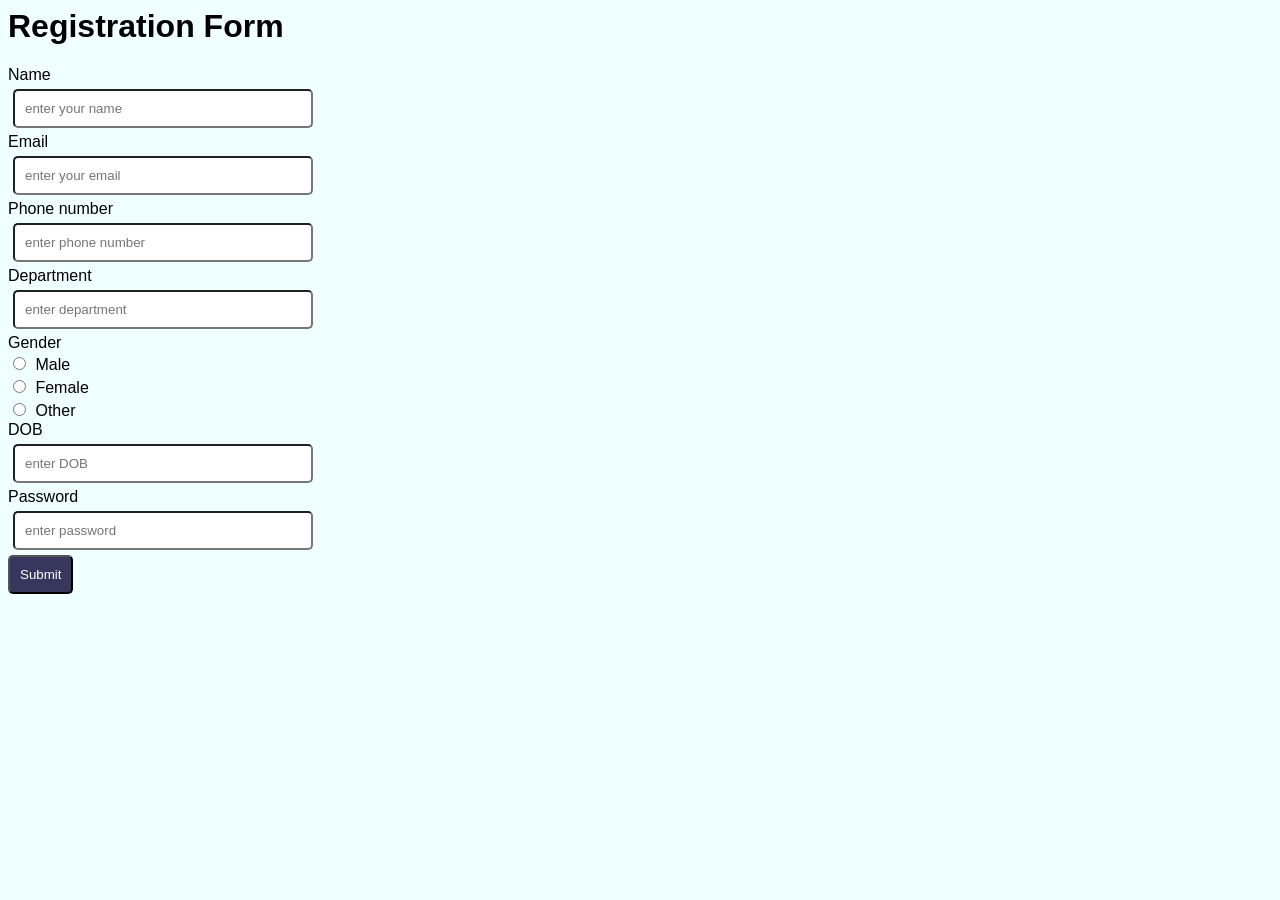
<file: 25ESKCS153/DAY2/index.html>
<!DOCTYPE <html>
<html lang="en">

<head>
    <title>registration form </title>
    <style>
        body {
            background-color: azure;
            font-family: Arial, Helvetica, sans-serif;
        }

        input {
            width: 300px;
            margin: 5px;
            padding: 10px;
            border-radius: 5px;
        }

        input[type="radio"] {
            width: auto;
            margin right: 5px;
        }

        button {
            background-color: #37375e;
            color: white;
            padding: 10px;
            border-radius: 5px;
        }

        button:hover {
            background-color: darkblue;
        }
    </style>

<body>
    <h1>Registration Form</h1>
    <form>

        <label>Name</label><br>
        <input type="text" placeholder="enter your name" required><br>

        <label>Email</label><br>
        <input type="email" placeholder="enter your email" required><br>

        <label>Phone number</label><br>
        <input type="tel" placeholder="enter phone number" required><br>

        <label>Department</label><br>
        <input type="text" placeholder="enter department" required><br>

        <label>Gender</label><br>
        <input type="radio" name="gender" value="Male"> Male<br>

        <input type="radio" name="gender" value="Female"> Female<br>

        <input type="radio" name="gender" value="Other"> Other<br>

        <label>DOB</label><br>
        <input type="DOB" placeholder="enter DOB"><br>

        <label>Password</label><br>
        <input type="password" placeholder="enter password" required><br>

        <button type="submit">Submit</button><br><br>
    </form>
    <script>
    const counterValue = document.getElementById('counter-value');
        const incrementBtn = document.getElementById('increment-btn');
        const resetBtn = document.getElementById('reset-btn');

        let count = 0;

        // Counter Logic
        incrementBtn.addEventListener('click', () => {
            count++;
            counterValue.textContent = count;
        });

        resetBtn.addEventListener('click', () => {
            count = 0;
            counterValue.textContent = count;
        });
    </script>
</body>
</head>

</html>
</file>
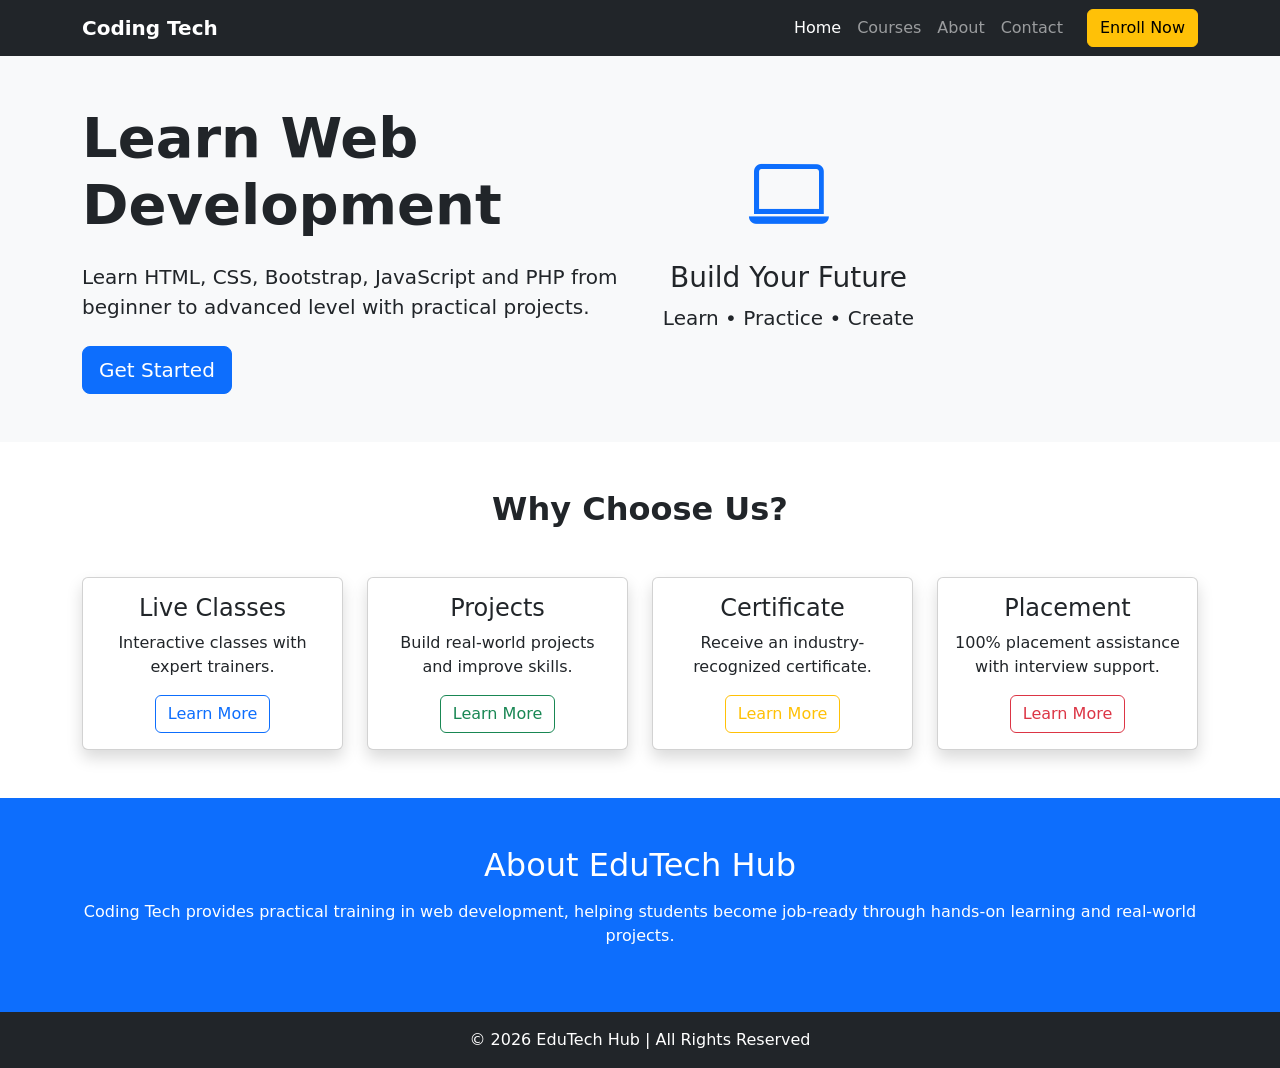
<file: 25ESKCS153/DAY4/bootstrap1.html>
<!DOCTYPE html>
<html lang="en">

<head>
  <meta charset="UTF-8">
  <meta name="viewport" content="width=device-width, initial-scale=1.0">
  <title>Edu Tech Hub</title>

  <!-- Bootstrap CSS -->
  <link href="https://cdn.jsdelivr.net/npm/bootstrap@5.3.7/dist/css/bootstrap.min.css" rel="stylesheet">
  <link rel="stylesheet" href="https://cdn.jsdelivr.net/npm/bootstrap-icons@1.11.3/font/bootstrap-icons.min.css">
</head>

<body>

  <!-- Navbar -->
  <nav class="navbar navbar-expand-lg navbar-dark bg-dark">
    <div class="container">
      <a class="navbar-brand fw-bold" href="#">Coding Tech</a>

      <button class="navbar-toggler" type="button" data-bs-toggle="collapse" data-bs-target="#navbarNav">
        <span class="navbar-toggler-icon"></span>
      </button>

      <div class="collapse navbar-collapse" id="navbarNav">
        <ul class="navbar-nav ms-auto">
          <li class="nav-item">
            <a class="nav-link active" href="#">Home</a>
          </li>

          <li class="nav-item">
            <a class="nav-link" href="#">Courses</a>
          </li>

          <li class="nav-item">
            <a class="nav-link" href="#">About</a>
          </li>

          <li class="nav-item">
            <a class="nav-link" href="#">Contact</a>
          </li>
        </ul>

        <button class="btn btn-warning ms-3">
          Enroll Now
        </button>
      </div>
    </div>
  </nav>

  <!-- Hero Section -->
  <section class="py-5 bg-light">
    <div class="container">

      <div class="row align-items-center">

        <!-- Left -->
        <div class="col-lg-6">

          <h1 class="display-4 fw-bold">
            Learn Web Development
          </h1>

          <p class="lead my-4">
            Learn HTML, CSS, Bootstrap, JavaScript and PHP from
            beginner to advanced level with practical projects.
          </p>

          <button class="btn btn-primary btn-lg">
            Get Started
          </button>

        </div>

        <!-- Right -->
        <div class="col-lg-6 text-center">

          <div class="col-lg-6 text-center">

            <i class="bi bi-laptop display-1 text-primary"></i>

            <h3 class="mt-3">Build Your Future</h3>

            <p class="lead">
              Learn • Practice • Create
            </p>

          </div>

        </div>

      </div>

    </div>
  </section>

  <!-- Features -->
  <section class="py-5">

    <div class="container">

      <h2 class="text-center mb-5 fw-bold">
        Why Choose Us?
      </h2>

      <div class="row g-4">

        <div class="col-md-3">
          <div class="card h-100 shadow text-center">
            <div class="card-body">
              <h4>Live Classes</h4>
              <p>Interactive classes with expert trainers.</p>
              <button class="btn btn-outline-primary">
                Learn More
              </button>
            </div>
          </div>
        </div>

        <div class="col-md-3">
          <div class="card h-100 shadow text-center">
            <div class="card-body">
              <h4>Projects</h4>
              <p>Build real-world projects and improve skills.</p>
              <button class="btn btn-outline-success">
                Learn More
              </button>
            </div>
          </div>
        </div>

        <div class="col-md-3">
          <div class="card h-100 shadow text-center">
            <div class="card-body">
              <h4>Certificate</h4>
              <p>Receive an industry-recognized certificate.</p>
              <button class="btn btn-outline-warning">
                Learn More
              </button>
            </div>
          </div>
        </div>

        <div class="col-md-3">
          <div class="card h-100 shadow text-center">
            <div class="card-body">
              <h4>Placement</h4>
              <p>100% placement assistance with interview support.</p>
              <button class="btn btn-outline-danger">
                Learn More
              </button>
            </div>
          </div>
        </div>

      </div>

    </div>

  </section>

  <!-- About -->
  <section class="bg-primary text-white py-5">

    <div class="container text-center">

      <h2>About EduTech Hub</h2>

      <p class="mt-3">
        Coding Tech provides practical training in web development,
        helping students become job-ready through hands-on learning
        and real-world projects.
      </p>

    </div>

  </section>

  <!-- Footer -->
  <footer class="bg-dark text-white text-center py-3">

    <p class="mb-0">
      © 2026 EduTech Hub | All Rights Reserved
    </p>

  </footer>

  <!-- Bootstrap JS -->
  <script src="https://cdn.jsdelivr.net/npm/bootstrap@5.3.7/dist/js/bootstrap.bundle.min.js"></script>

</body>

</html>
</file>
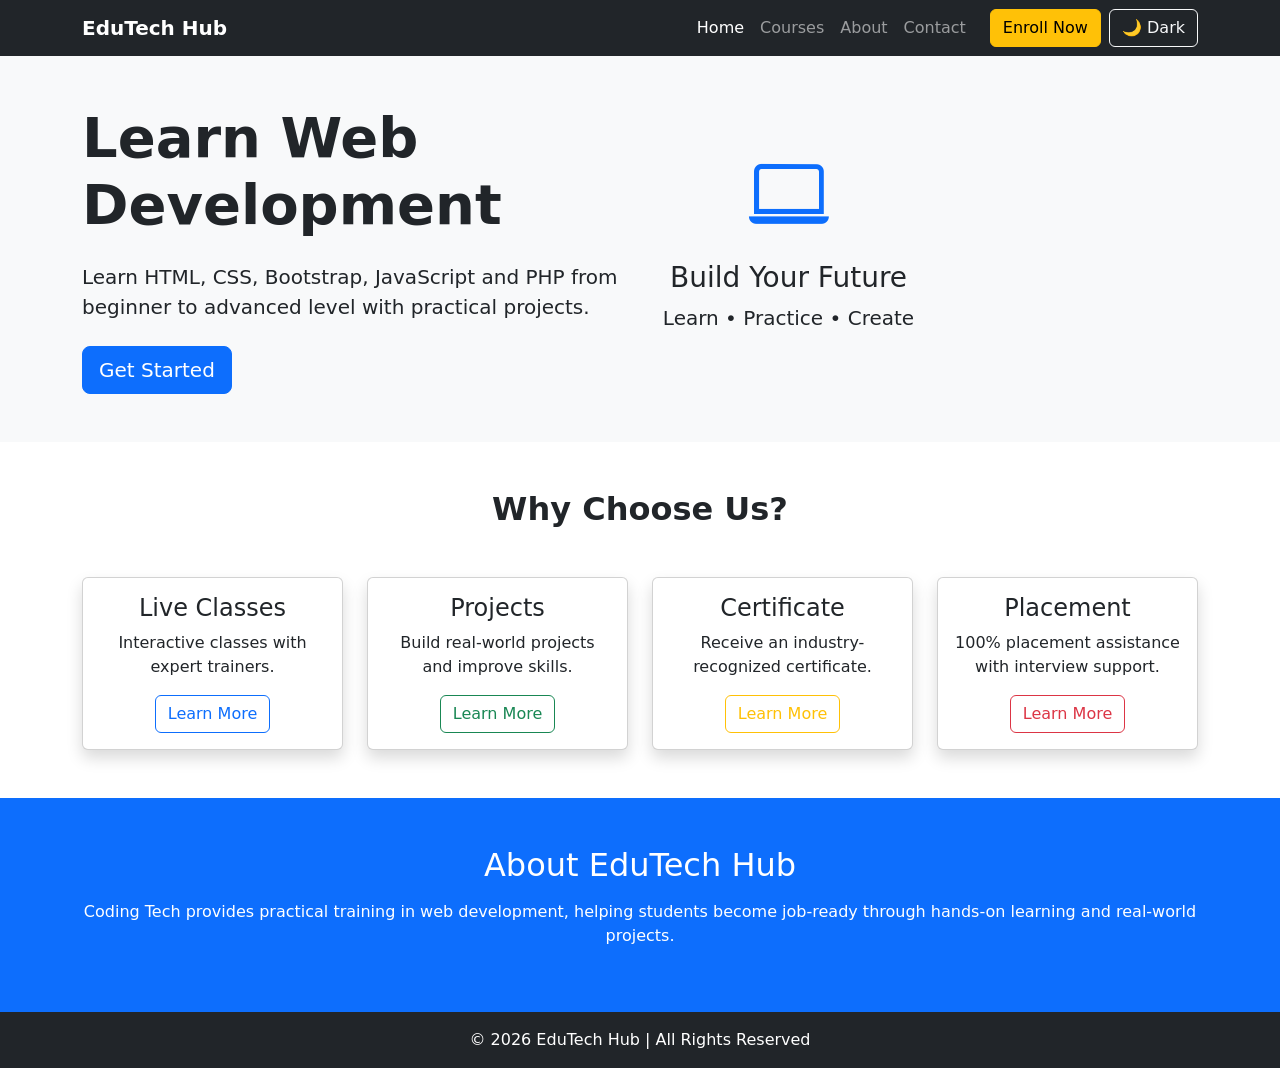
<file: 25ESKCS153/DAY5/toggle.html>
<!DOCTYPE html>
<html lang="en">

<head>
    <meta charset="UTF-8">
    <meta name="viewport" content="width=device-width, initial-scale=1.0">
    <title>Edu Tech Hub</title>

    <!-- Bootstrap CSS -->
    <link href="https://cdn.jsdelivr.net/npm/bootstrap@5.3.7/dist/css/bootstrap.min.css" rel="stylesheet">
    <link rel="stylesheet" href="https://cdn.jsdelivr.net/npm/bootstrap-icons@1.11.3/font/bootstrap-icons.min.css">
    <style>
        body {
            transition: 0.4s;
        }

        .dark-mode {
            background-color: #121212;
            color: white;
        }

        .dark-mode .bg-light {
            background-color: #1e1e1e !important;
        }

        .dark-mode .card {
            background-color: #2b2b2b;
            color: white;
        }

        .dark-mode .list-group-item {
            background-color: #2b2b2b;
            color: white;
        }

        .dark-mode footer {
            background: black !important;
        }

        .dark-mode .navbar {
            background: black !important;
        }

        .dark-mode h1,
        .dark-mode h2,
        .dark-mode h3,
        .dark-mode h4,
        .dark-mode p {
            color: white;
        }
    </style>
</head>

<body>
    <script>

        const body = document.body;
        const btn = document.getElementById("themeBtn");

        if (localStorage.getItem("theme") == "dark") {

            body.classList.add("dark-mode");
            btn.innerHTML = "☀️ Light";

        }

        function toggleMode() {

            body.classList.toggle("dark-mode");

            if (body.classList.contains("dark-mode")) {

                btn.innerHTML = "☀️ Light";
                localStorage.setItem("theme", "dark");

            }

            else {

                btn.innerHTML = "🌙 Dark";
                localStorage.setItem("theme", "light");

            }

        }

    </script>

    <!-- Navbar -->
    <nav class="navbar navbar-expand-lg navbar-dark bg-dark">
        <div class="container">
            <a class="navbar-brand fw-bold" href="#">EduTech Hub</a>

            <button class="navbar-toggler" type="button" data-bs-toggle="collapse" data-bs-target="#navbarNav">
                <span class="navbar-toggler-icon"></span>
            </button>

            <div class="collapse navbar-collapse" id="navbarNav">
                <ul class="navbar-nav ms-auto">
                    <li class="nav-item">
                        <a class="nav-link active" href="#">Home</a>
                    </li>

                    <li class="nav-item">
                        <a class="nav-link" href="#">Courses</a>
                    </li>

                    <li class="nav-item">
                        <a class="nav-link" href="#">About</a>
                    </li>

                    <li class="nav-item">
                        <a class="nav-link" href="#">Contact</a>
                    </li>
                </ul>

                <button class="btn btn-warning ms-3">
                    Enroll Now
                </button>

                <button class="btn btn-outline-light ms-2" onclick="toggleMode()" id="themeBtn">

                    🌙 Dark


                </button>
            </div>
        </div>
    </nav>

    <!-- Hero Section -->
    <section class="py-5 bg-light">
        <div class="container">

            <div class="row align-items-center">

                <!-- Left -->
                <div class="col-lg-6">

                    <h1 class="display-4 fw-bold">
                        Learn Web Development
                    </h1>

                    <p class="lead my-4">
                        Learn HTML, CSS, Bootstrap, JavaScript and PHP from
                        beginner to advanced level with practical projects.
                    </p>

                    <button class="btn btn-primary btn-lg">
                        Get Started
                    </button>

                </div>

                <!-- Right -->
                <div class="col-lg-6 text-center">

                    <div class="col-lg-6 text-center">

                        <i class="bi bi-laptop display-1 text-primary"></i>

                        <h3 class="mt-3">Build Your Future</h3>

                        <p class="lead">
                            Learn • Practice • Create
                        </p>

                    </div>

                </div>

            </div>

        </div>
    </section>

    <!-- Features -->
    <section class="py-5">

        <div class="container">

            <h2 class="text-center mb-5 fw-bold">
                Why Choose Us?
            </h2>

            <div class="row g-4">

                <div class="col-md-3">
                    <div class="card h-100 shadow text-center">
                        <div class="card-body">
                            <h4>Live Classes</h4>
                            <p>Interactive classes with expert trainers.</p>
                            <button class="btn btn-outline-primary">
                                Learn More
                            </button>
                        </div>
                    </div>
                </div>

                <div class="col-md-3">
                    <div class="card h-100 shadow text-center">
                        <div class="card-body">
                            <h4>Projects</h4>
                            <p>Build real-world projects and improve skills.</p>
                            <button class="btn btn-outline-success">
                                Learn More
                            </button>
                        </div>
                    </div>
                </div>

                <div class="col-md-3">
                    <div class="card h-100 shadow text-center">
                        <div class="card-body">
                            <h4>Certificate</h4>
                            <p>Receive an industry-recognized certificate.</p>
                            <button class="btn btn-outline-warning">
                                Learn More
                            </button>
                        </div>
                    </div>
                </div>

                <div class="col-md-3">
                    <div class="card h-100 shadow text-center">
                        <div class="card-body">
                            <h4>Placement</h4>
                            <p>100% placement assistance with interview support.</p>
                            <button class="btn btn-outline-danger">
                                Learn More
                            </button>
                        </div>
                    </div>
                </div>

            </div>

        </div>

    </section>

    <!-- About -->
    <section class="bg-primary text-white py-5">

        <div class="container text-center">

            <h2>About EduTech Hub</h2>

            <p class="mt-3">
                Coding Tech provides practical training in web development,
                helping students become job-ready through hands-on learning
                and real-world projects.
            </p>

        </div>

    </section>

    <!-- Footer -->
    <footer class="bg-dark text-white text-center py-3">

        <p class="mb-0">
            © 2026 EduTech Hub | All Rights Reserved
        </p>

    </footer>

    <!-- Bootstrap JS -->
    <script src="https://cdn.jsdelivr.net/npm/bootstrap@5.3.7/dist/js/bootstrap.bundle.min.js"></script>

</body>

</html>
</file>
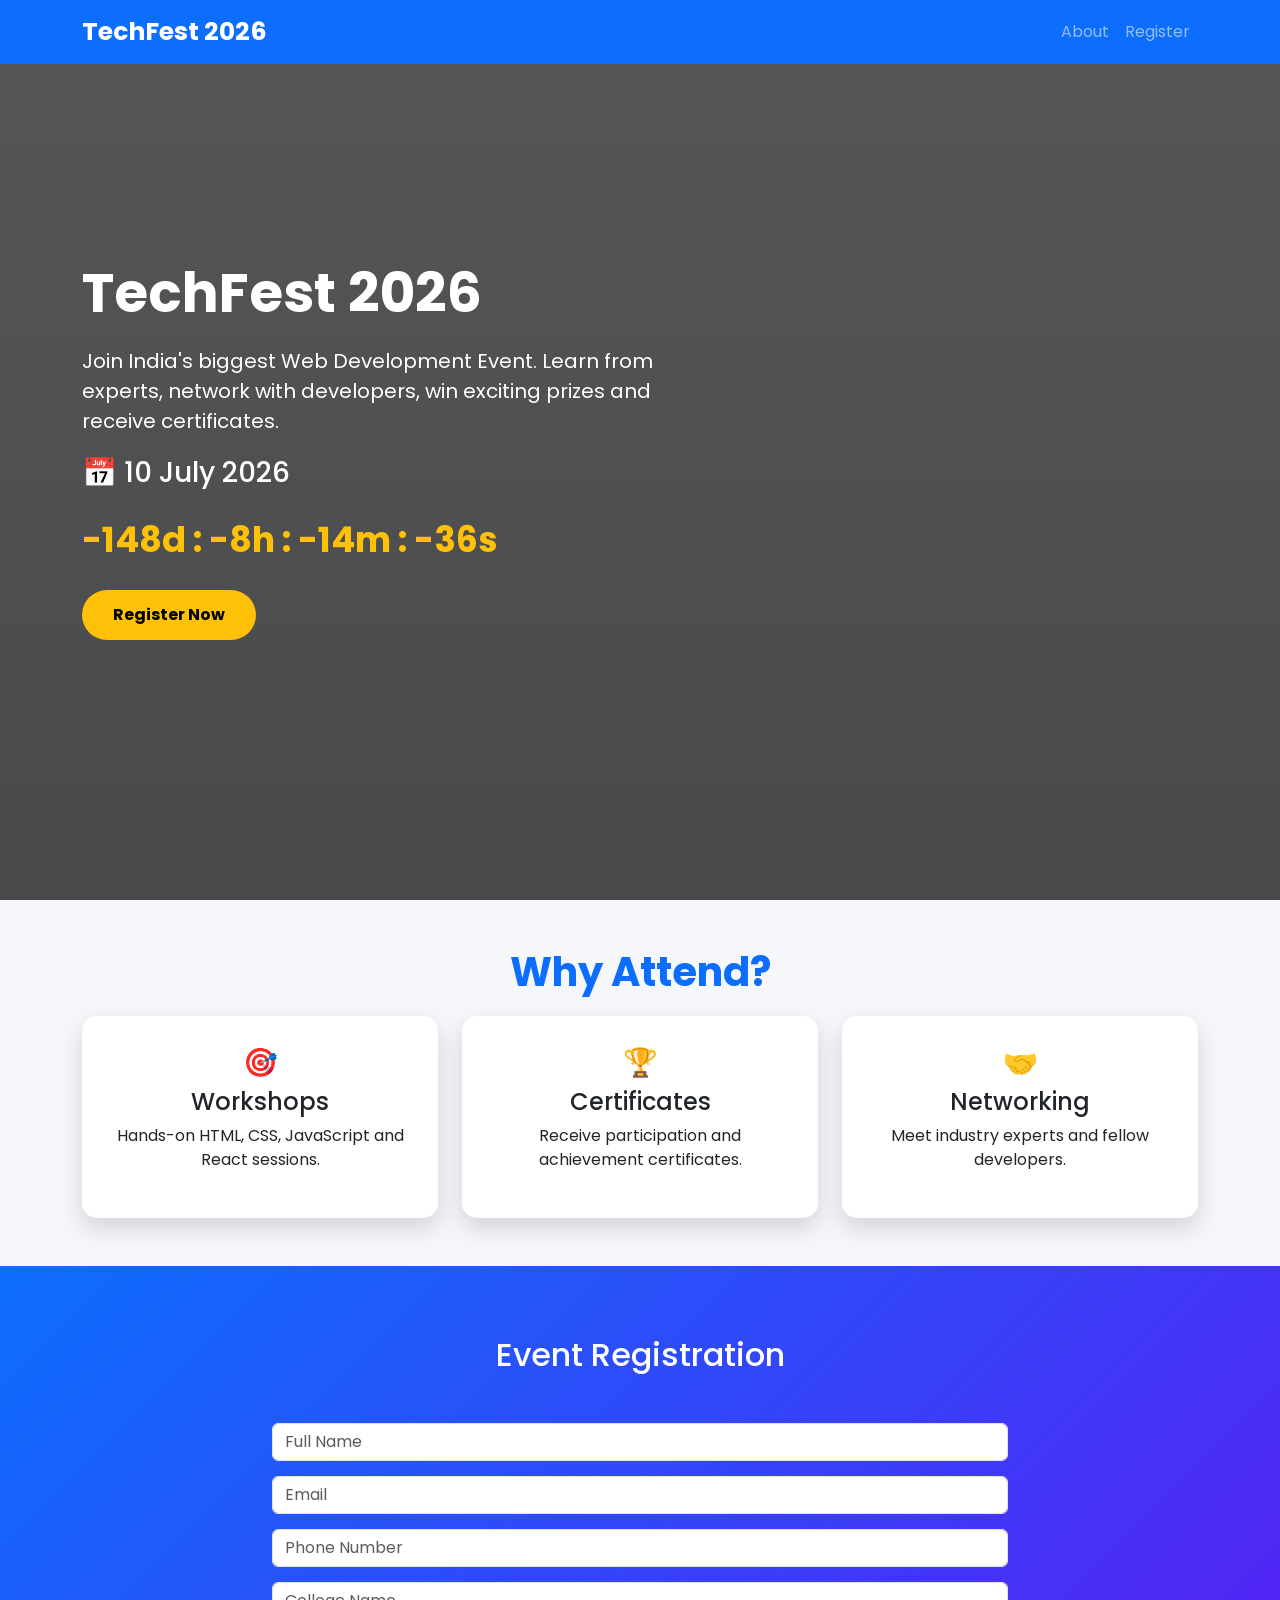
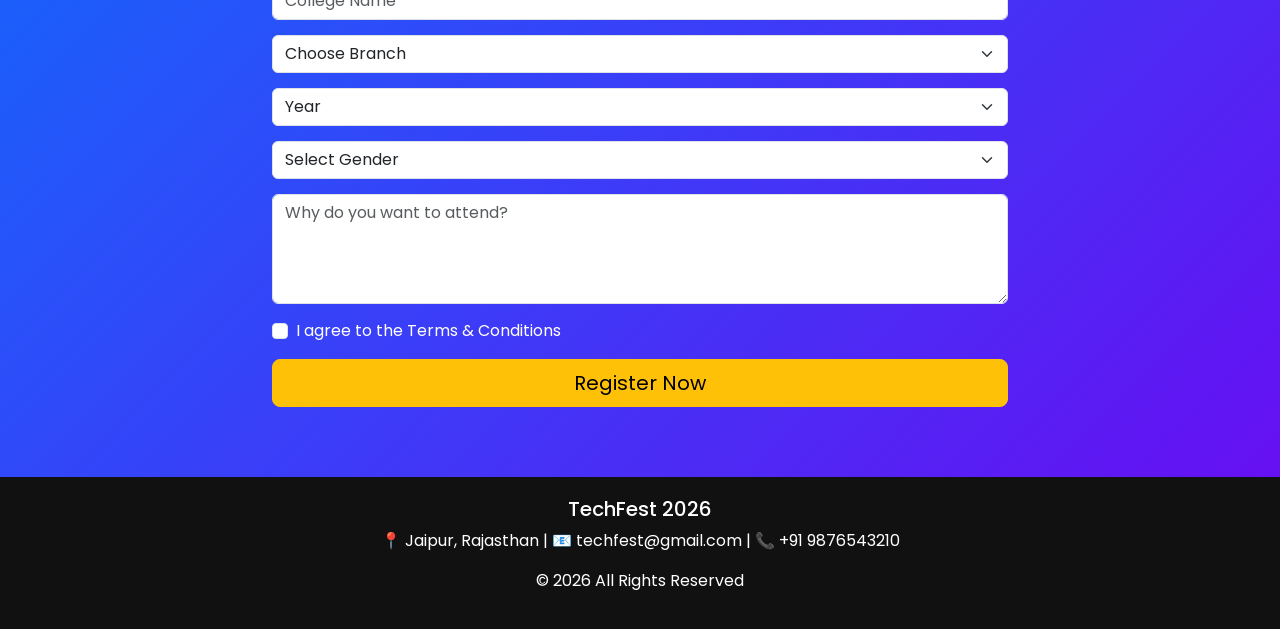
<file: 25ESKCS153/DAY6/txt.html>
<!DOCTYPE html>
<html lang="en">
<head>
<meta charset="UTF-8">
<meta name="viewport" content="width=device-width, initial-scale=1">

<title>Tech Event 2026</title>

<link href="https://cdn.jsdelivr.net/npm/bootstrap@5.3.3/dist/css/bootstrap.min.css" rel="stylesheet">

<link rel="preconnect" href="https://fonts.googleapis.com">
<link href="https://fonts.googleapis.com/css2?family=Poppins:wght@300;400;600;700&display=swap" rel="stylesheet">

<style>

*{
margin:0;
padding:0;
box-sizing:border-box;
font-family:Poppins,sans-serif;
}

html{
scroll-behavior:smooth;
}

body{
background:#f5f7fb;
}

.hero{

background:
linear-gradient(rgba(0,0,0,.65),rgba(0,0,0,.7)),
url("https://images.unsplash.com/photo-1511578314322-379afb476865?w=1600");

background-size:cover;
background-position:center;

height:100vh;

display:flex;
align-items:center;
color:white;

}

.navbar{
background:#0d6efd;
}

.navbar-brand{
font-weight:bold;
font-size:25px;
}

.hero h1{
font-size:55px;
font-weight:700;
}

.hero p{
font-size:20px;
margin:20px 0;
}

.btn-register{

background:#ffc107;
color:black;
font-weight:bold;
padding:12px 30px;
border-radius:30px;
transition:.3s;

}

.btn-register:hover{

transform:translateY(-3px);

background:white;

}

.section-title{

font-size:40px;
font-weight:700;
margin-bottom:20px;
color:#0d6efd;

}

.card-box{

background:white;
padding:30px;

border-radius:15px;

box-shadow:0 10px 25px rgba(0,0,0,.15);

transition:.4s;

height:100%;

}

.card-box:hover{

transform:translateY(-8px);

}

.countdown{

font-size:35px;

font-weight:bold;

color:#ffc107;

}

.register{

background:

linear-gradient(135deg,#0d6efd,#6610f2);

padding:70px 0;

color:white;

}

.form-control,
.form-select{

margin-bottom:15px;

}

footer{

background:#111;

color:white;

padding:20px;

text-align:center;

}

</style>

</head>

<body>

<nav class="navbar navbar-expand-lg navbar-dark fixed-top">

<div class="container">

<a class="navbar-brand" href="#">TechFest 2026</a>

<button class="navbar-toggler"
data-bs-toggle="collapse"
data-bs-target="#menu">

<span class="navbar-toggler-icon"></span>

</button>

<div class="collapse navbar-collapse"
id="menu">

<ul class="navbar-nav ms-auto">

<li class="nav-item">
<a class="nav-link" href="#about">About</a>
</li>

<li class="nav-item">
<a class="nav-link" href="#register">Register</a>
</li>

</ul>

</div>

</div>

</nav>

<section class="hero">

<div class="container">

<div class="row">

<div class="col-lg-7">

<h1>TechFest 2026</h1>

<p>

Join India's biggest Web Development Event.

Learn from experts, network with developers,
win exciting prizes and receive certificates.

</p>

<h3>📅 10 July 2026</h3>

<div class="countdown my-4">

<span id="days">00</span>d :

<span id="hours">00</span>h :

<span id="minutes">00</span>m :

<span id="seconds">00</span>s

</div>

<a href="#register" class="btn btn-register">

Register Now

</a>

</div>

</div>

</div>

</section>

<section class="py-5" id="about">

<div class="container">

<h2 class="text-center section-title">

Why Attend?

</h2>

<div class="row g-4">

<div class="col-md-4">

<div class="card-box text-center">

<h3>🎯</h3>

<h4>Workshops</h4>

<p>

Hands-on HTML, CSS,
JavaScript and React sessions.

</p>

</div>

</div>

<div class="col-md-4">

<div class="card-box text-center">

<h3>🏆</h3>

<h4>Certificates</h4>

<p>

Receive participation and
achievement certificates.

</p>

</div>

</div>

<div class="col-md-4">

<div class="card-box text-center">

<h3>🤝</h3>

<h4>Networking</h4>

<p>

Meet industry experts
and fellow developers.

</p>

</div>

</div>

</div>

</div>

</section>

<section class="register" id="register">

<div class="container">

<h2 class="text-center mb-5">

Event Registration

</h2>

<div class="row justify-content-center">

<div class="col-lg-8">

<form id="myForm">

<input
type="text"
class="form-control"
placeholder="Full Name"
required>

<input
type="email"
class="form-control"
placeholder="Email"
required>

<input
type="tel"
class="form-control"
placeholder="Phone Number"
required>

<input
type="text"
class="form-control"
placeholder="College Name">

<select class="form-select">

<option>Choose Branch</option>

<option>Computer Science</option>

<option>Information Technology</option>

<option>Electronics</option>

<option>Mechanical</option>

</select>

<select class="form-select">

<option>Year</option>

<option>1st Year</option>

<option>2nd Year</option>

<option>3rd Year</option>

<option>4th Year</option>

</select>
            <select class="form-select">

                <option>Select Gender</option>

                <option>Male</option>

                <option>Female</option>

                <option>Other</option>

            </select>

            <textarea class="form-control" rows="4"
                placeholder="Why do you want to attend?"></textarea>

            <div class="form-check mb-3">

                <input class="form-check-input" type="checkbox" id="agree" required>

                <label class="form-check-label" for="agree">

                    I agree to the Terms & Conditions

                </label>

            </div>

            <button class="btn btn-warning w-100 btn-lg">

                Register Now

            </button>

        </form>

    </div>

</div>

</div>

</section>

<footer>

    <h5>TechFest 2026</h5>

    <p>

        📍 Jaipur, Rajasthan |

        📧 techfest@gmail.com |

        📞 +91 9876543210

    </p>

    <p>

        © 2026 All Rights Reserved

    </p>

</footer>

<script src="https://code.jquery.com/jquery-3.7.1.min.js"></script>

<script src="https://cdn.jsdelivr.net/npm/bootstrap@5.3.3/dist/js/bootstrap.bundle.min.js"></script>

<script>

var eventDate = new Date("July 10, 2026 09:00:00").getTime();

setInterval(function(){

var now = new Date().getTime();

var distance = eventDate - now;

var days = Math.floor(distance/(1000*60*60*24));

var hours = Math.floor((distance%(1000*60*60*24))/(1000*60*60));

var minutes = Math.floor((distance%(1000*60*60))/(1000*60));

var seconds = Math.floor((distance%(1000*60))/1000);

$("#days").text(days);

$("#hours").text(hours);

$("#minutes").text(minutes);

$("#seconds").text(seconds);

},1000);

$("#myForm").submit(function(e){

e.preventDefault();

alert("🎉 Registration Successful! See you on 10 July.");

this.reset();

});

$(".nav-link").click(function(){

$("html,body").animate({

scrollTop:$($(this).attr("href")).offset().top-70

},800);

});

</script>

</body>

</html>
</file>
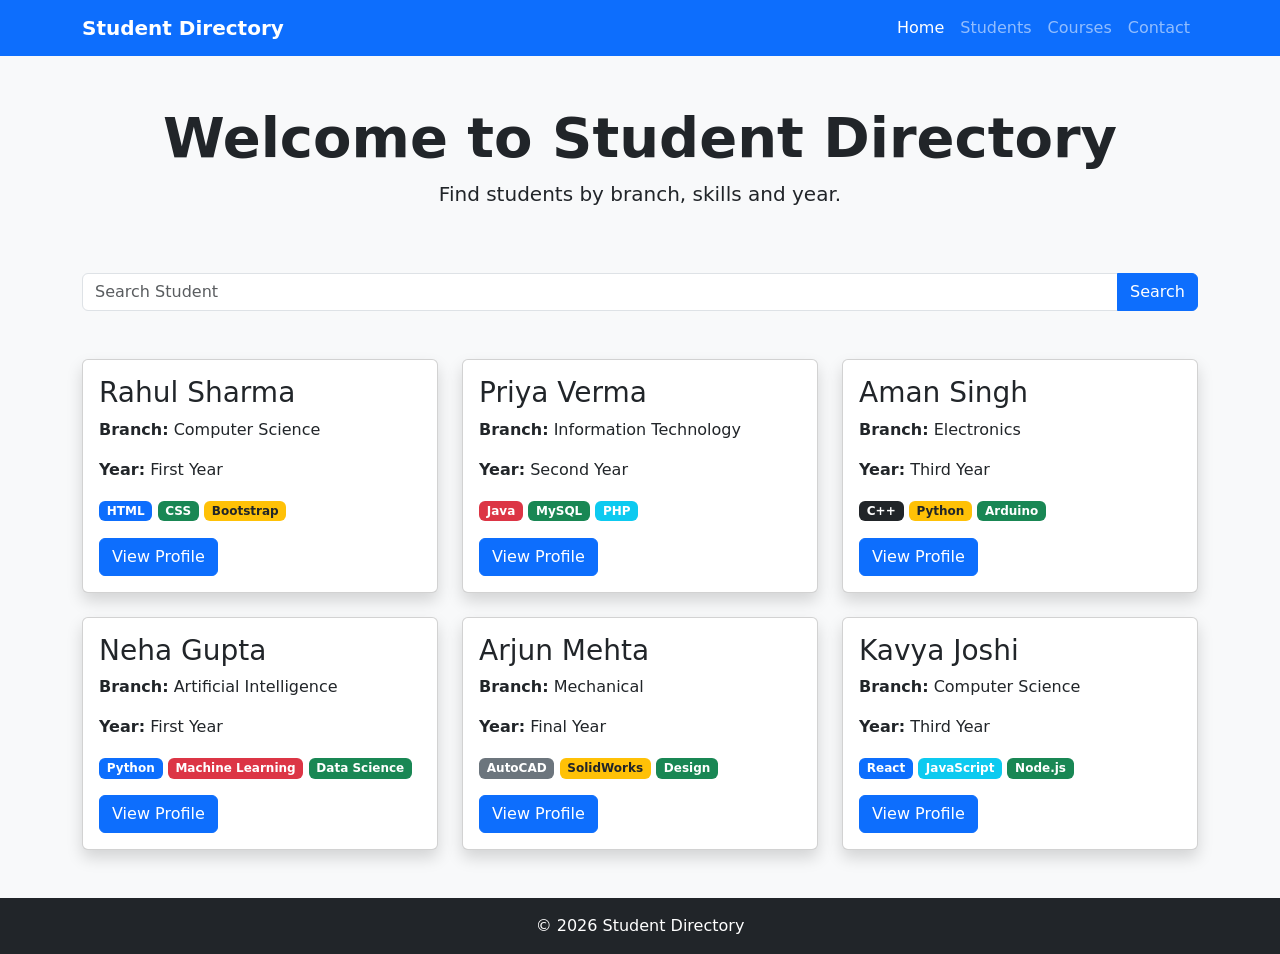
<file: 25ESKCS153/DAY7/student directory.html>
<!DOCTYPE html>
<html lang="en">
<head>
    <meta charset="UTF-8">
    <meta name="viewport" content="width=device-width, initial-scale=1.0">
    <title>Student Directory</title>

    <link href="https://cdn.jsdelivr.net/npm/bootstrap@5.3.7/dist/css/bootstrap.min.css" rel="stylesheet">
</head>

<body class="bg-light">

<!-- Navbar -->

<nav class="navbar navbar-expand-lg navbar-dark bg-primary">

    <div class="container">

        <a class="navbar-brand fw-bold" href="#">
            Student Directory
        </a>

        <button class="navbar-toggler" data-bs-toggle="collapse" data-bs-target="#menu">

            <span class="navbar-toggler-icon"></span>

        </button>

        <div class="collapse navbar-collapse" id="menu">

            <ul class="navbar-nav ms-auto">

                <li class="nav-item">
                    <a class="nav-link active" href="#">Home</a>
                </li>

                <li class="nav-item">
                    <a class="nav-link" href="#">Students</a>
                </li>

                <li class="nav-item">
                    <a class="nav-link" href="#">Courses</a>
                </li>

                <li class="nav-item">
                    <a class="nav-link" href="#">Contact</a>
                </li>

            </ul>

        </div>

    </div>

</nav>

<!-- Hero -->

<div class="container py-5 text-center">

    <h1 class="display-4 fw-bold">

        Welcome to Student Directory

    </h1>

    <p class="lead">

        Find students by branch, skills and year.

    </p>

</div>

<!-- Search -->

<div class="container mb-5">

<div class="input-group">

<input
type="text"
class="form-control"
placeholder="Search Student">

<button class="btn btn-primary">

Search

</button>

</div>

</div>

<!-- Student Cards -->

<div class="container">

<div class="row g-4">

<!-- Student 1 -->

<div class="col-md-4">

<div class="card shadow">

<div class="card-body">

<h3>Rahul Sharma</h3>

<p><strong>Branch:</strong> Computer Science</p>

<p><strong>Year:</strong> First Year</p>

<span class="badge bg-primary">HTML</span>

<span class="badge bg-success">CSS</span>

<span class="badge bg-warning text-dark">Bootstrap</span>

<div class="mt-3">

<button class="btn btn-primary">

View Profile

</button>

</div>

</div>

</div>

</div>

<!-- Student 2 -->

<div class="col-md-4">

<div class="card shadow">

<div class="card-body">

<h3>Priya Verma</h3>

<p><strong>Branch:</strong> Information Technology</p>

<p><strong>Year:</strong> Second Year</p>

<span class="badge bg-danger">Java</span>

<span class="badge bg-success">MySQL</span>

<span class="badge bg-info">PHP</span>

<div class="mt-3">

<button class="btn btn-primary">

View Profile

</button>

</div>

</div>

</div>

</div>

<!-- Student 3 -->

<div class="col-md-4">

<div class="card shadow">

<div class="card-body">

<h3>Aman Singh</h3>

<p><strong>Branch:</strong> Electronics</p>

<p><strong>Year:</strong> Third Year</p>

<span class="badge bg-dark">C++</span>

<span class="badge bg-warning text-dark">Python</span>

<span class="badge bg-success">Arduino</span>

<div class="mt-3">

<button class="btn btn-primary">

View Profile

</button>

</div>

</div>

</div>

</div>

<!-- Student 4 -->

<div class="col-md-4">

<div class="card shadow">

<div class="card-body">

<h3>Neha Gupta</h3>

<p><strong>Branch:</strong> Artificial Intelligence</p>

<p><strong>Year:</strong> First Year</p>

<span class="badge bg-primary">Python</span>

<span class="badge bg-danger">Machine Learning</span>

<span class="badge bg-success">Data Science</span>

<div class="mt-3">

<button class="btn btn-primary">

View Profile

</button>

</div>

</div>

</div>

</div>

<!-- Student 5 -->

<div class="col-md-4">

<div class="card shadow">

<div class="card-body">

<h3>Arjun Mehta</h3>

<p><strong>Branch:</strong> Mechanical</p>

<p><strong>Year:</strong> Final Year</p>

<span class="badge bg-secondary">AutoCAD</span>

<span class="badge bg-warning text-dark">SolidWorks</span>

<span class="badge bg-success">Design</span>

<div class="mt-3">

<button class="btn btn-primary">

View Profile

</button>

</div>

</div>

</div>

</div>

<!-- Student 6 -->

<div class="col-md-4">

<div class="card shadow">

<div class="card-body">

<h3>Kavya Joshi</h3>

<p><strong>Branch:</strong> Computer Science</p>

<p><strong>Year:</strong> Third Year</p>

<span class="badge bg-primary">React</span>

<span class="badge bg-info">JavaScript</span>

<span class="badge bg-success">Node.js</span>

<div class="mt-3">

<button class="btn btn-primary">

View Profile

</button>

</div>

</div>

</div>

</div>

</div>

</div>

<!-- Footer -->

<footer class="bg-dark text-white text-center py-3 mt-5">

© 2026 Student Directory

</footer>

<script src="https://cdn.jsdelivr.net/npm/bootstrap@5.3.7/dist/js/bootstrap.bundle.min.js"></script>

</body>
</html>
</file>
